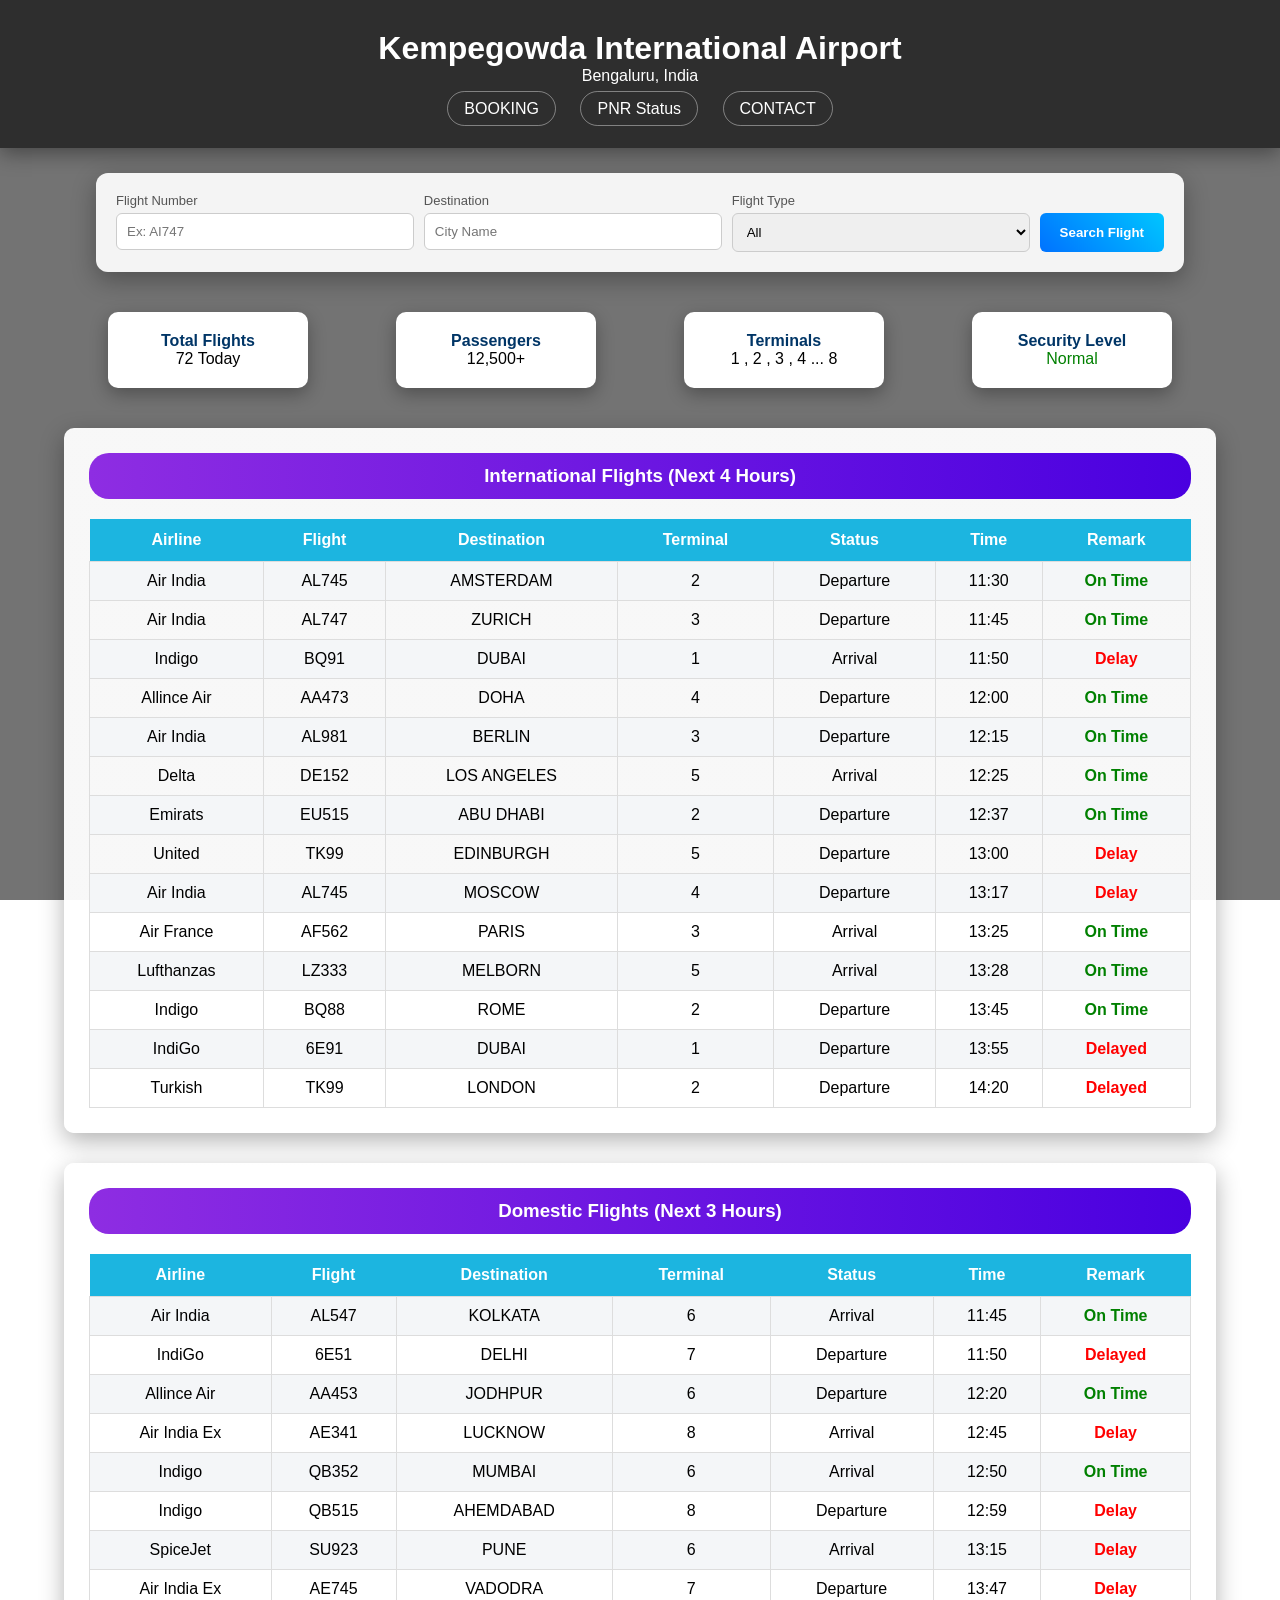
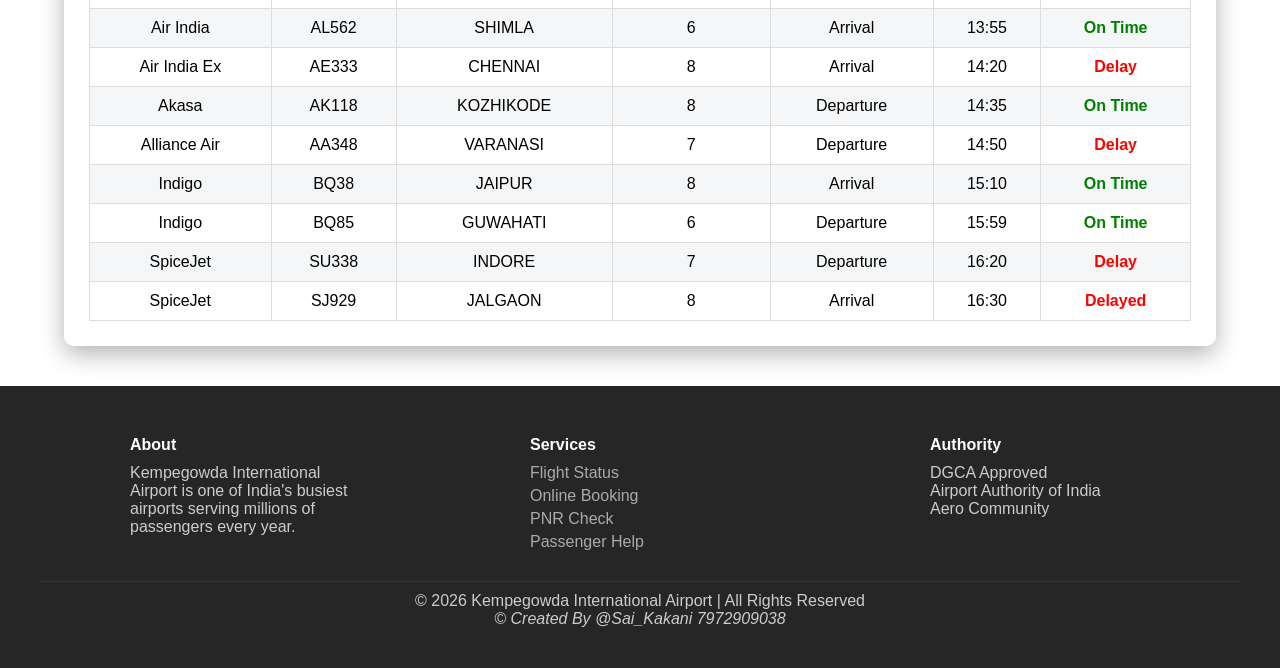
<file: index.html>
<!DOCTYPE html>
<html lang="en">

<head>
    <meta charset="UTF-8">
    <meta name="viewport" content="width=device-width, initial-scale=1.0">
    <title>Kempegowda International Airport</title>
    <link rel="stylesheet" href="index.css">

    <style></style>
</head>

<body>

    <header>

        <h2>Kempegowda International Airport</h2>
        <p>Bengaluru, India</p>

        <nav>
            <a href="book.html">BOOKING</a>
            <a href="pnr.html">PNR Status</a>
            <a href="cont.html">CONTACT</a>
        </nav>

    </header>

    <div class="search-container">

        <div class="search-box">
            <label>Flight Number</label>
            <input type="text" placeholder="Ex: AI747">
        </div>

        <div class="search-box">
            <label>Destination</label>
            <input type="text" placeholder="City Name">
        </div>

        <div class="search-box">
            <label>Flight Type</label>
            <select>
                <option>All</option>
                <option>Arrival</option>
                <option>Departure</option>
            </select>
        </div>

        <div class="search-btn">
            <button>Search Flight</button>
        </div>

    </div>

    <div class="container">

        <div class="info">

            <div>
                <h4>Total Flights</h4>
                <p>72 Today</p>
            </div>

            <div>
                <h4>Passengers</h4>
                <p>12,500+</p>
            </div>

            <div>
                <h4>Terminals</h4>
                <p>1 , 2 , 3 , 4 ... 8</p>
            </div>

            <div>
                <h4>Security Level</h4>
                <p style="color: green;">Normal</p>
            </div>

        </div>

        <div class="card">

            <h3>International Flights (Next 4 Hours)</h3>

            <table>

                <tr>
                    <th>Airline</th>
                    <th>Flight</th>
                    <th>Destination</th>
                    <th>Terminal</th>
                    <th>Status</th>
                    <th>Time</th>
                    <th>Remark</th>
                </tr>

                <tr>
                    <td>Air India</td>
                    <td>AL745</td>
                    <td>AMSTERDAM</td>
                    <td>2</td>
                    <td>Departure</td>
                    <td>11:30</td>
                    <td class="ontime">On Time</td>
                </tr>
                <tr>
                    <td>Air India</td>
                    <td>AL747</td>
                    <td>ZURICH</td>
                    <td>3</td>
                    <td>Departure</td>
                    <td>11:45</td>
                    <td class="ontime"> On Time</td>
                </tr>
                <tr>
                    <td>Indigo</td>
                    <td>BQ91</td>
                    <td>DUBAI</td>
                    <td>1</td>
                    <td>Arrival</td>
                    <td>11:50</td>
                    <td class="delay">Delay</td>
                </tr>
                <tr>
                    <td>Allince Air</td>
                    <td>AA473</td>
                    <td>DOHA</td>
                    <td>4</td>
                    <td>Departure</td>
                    <td>12:00</td>
                    <td class="ontime">On Time</th>
                </tr>
                <tr>
                    <td>Air India</td>
                    <td>AL981</td>
                    <td>BERLIN</td>
                    <td>3</td>
                    <td>Departure</td>
                    <td>12:15</td>
                    <td class="ontime">On Time</th>
                </tr>
                <tr>
                    <td>Delta</td>
                    <td>DE152</td>
                    <td>LOS ANGELES</td>
                    <td>5</td>
                    <td>Arrival</td>
                    <td>12:25</td>
                    <td class="ontime">On Time</td>
                </tr>
                <tr>
                    <td>Emirats</td>
                    <td>EU515</td>
                    <td>ABU DHABI</td>
                    <td>2</td>
                    <td>Departure</td>
                    <td>12:37</td>
                    <td class="ontime">On Time</td>
                </tr>
                <tr>
                    <td>United</td>
                    <td>TK99</td>
                    <td>EDINBURGH</td>
                    <td>5</th>
                    <td>Departure</td>
                    <td>13:00</td>
                    <td class="delay">Delay</td>
                </tr>
                <tr>
                    <td>Air India</td>
                    <td>AL745</td>
                    <td>MOSCOW</td>
                    <td>4</td>
                    <td>Departure</td>
                    <td>13:17</td>
                    <td class="delay">Delay</td>
                </tr>
                <tr>
                    <td>Air France</td>
                    <td>AF562</td>
                    <td>PARIS</td>
                    <td>3</td>
                    <td>Arrival</td>
                    <td>13:25</td>
                    <td class="ontime">On Time</td>
                </tr>
                <tr>
                    <td>Lufthanzas</td>
                    <td>LZ333</td>
                    <td>MELBORN</td>
                    <td>5</td>
                    <td>Arrival</td>
                    <td>13:28</td>
                    <td class="ontime">On Time</td>
                </tr>
                <tr>
                    <td>Indigo</td>
                    <td>BQ88</td>
                    <td>ROME</td>
                    <td>2</td>
                    <td>Departure</td>
                    <td>13:45</td>
                    <td class="ontime">On Time</td>
                </tr>

                <tr>
                    <td>IndiGo</td>
                    <td>6E91</td>
                    <td>DUBAI</td>
                    <td>1</td>
                    <td>Departure</td>
                    <td>13:55</td>
                    <td class="delay">Delayed</td>
                </tr>

                <tr>
                    <td>Turkish </td>
                    <td>TK99</td>
                    <td>LONDON</td>
                    <td>2</td>
                    <td>Departure</td>
                    <td>14:20</td>
                    <td class="delay">Delayed</td>
                </tr>

            </table>

        </div>

        <div class="card">

            <h3>Domestic Flights (Next 3 Hours)</h3>

            <table>

                <tr>
                    <th>Airline</th>
                    <th>Flight</th>
                    <th>Destination</th>
                    <th>Terminal</th>
                    <th>Status</th>
                    <th>Time</th>
                    <th>Remark</th>
                </tr>

                <tr>
                    <td>Air India</td>
                    <td>AL547</td>
                    <td>KOLKATA</td>
                    <td>6</td>
                    <td>Arrival</td>
                    <td>11:45</td>
                    <td class="ontime">On Time</td>
                </tr>

                <tr>
                    <td>IndiGo</td>
                    <td>6E51</td>
                    <td>DELHI</td>
                    <td>7</td>
                    <td>Departure</td>
                    <td>11:50</td>
                    <td class="delay">Delayed</td>
                </tr>

                <tr>
                    <td>Allince Air</td>
                    <td>AA453</td>
                    <td>JODHPUR</td>
                    <td>6</td>
                    <td>Departure</td>
                    <td>12:20</th>
                    <td class="ontime">On Time</td>
                </tr>
                <tr>
                    <td>Air India Ex</td>
                    <td>AE341</td>
                    <td>LUCKNOW</td>
                    <td>8</td>
                    <td>Arrival</td>
                    <td>12:45</td>
                    <td class="delay">Delay</th>
                </tr>
                <tr>
                    <td>Indigo</td>
                    <td>QB352</td>
                    <td>MUMBAI</td>
                    <td>6</td>
                    <td>Arrival</td>
                    <td>12:50</td>
                    <td class="ontime">On Time</td>
                </tr>
                <tr>
                    <td>Indigo</td>
                    <td>QB515</td>
                    <td>AHEMDABAD</td>
                    <td>8</td>
                    <td>Departure</td>
                    <td>12:59</td>
                    <td class="delay">Delay</td>
                </tr>
                <tr>
                    <td>SpiceJet</td>
                    <td>SU923</td>
                    <td>PUNE</td>
                    <td>6</th>
                    <td>Arrival</td>
                    <td>13:15</td>
                    <td class="delay">Delay</td>
                </tr>
                <tr>
                    <td>Air India Ex</td>
                    <td>AE745</td>
                    <td>VADODRA</td>
                    <td>7</td>
                    <td>Departure</td>
                    <td>13:47</td>
                    <td class="delay">Delay</td>
                </tr>
                <tr>
                    <td>Air India</td>
                    <td>AL562</td>
                    <td>SHIMLA</td>
                    <td>6</td>
                    <td>Arrival</td>
                    <td>13:55</td>
                    <td class="ontime">On Time</td>
                </tr>
                <tr>
                    <td>Air India Ex</td>
                    <td>AE333</td>
                    <td>CHENNAI</td>
                    <td>8</td>
                    <td>Arrival</td>
                    <td>14:20</td>
                    <td class="delay">Delay</td>
                </tr>
                <tr>
                    <td>Akasa</td>
                    <td>AK118</td>
                    <td>KOZHIKODE</td>
                    <td>8</td>
                    <td>Departure</td>
                    <td>14:35</td>
                    <td class="ontime">On Time</td>
                </tr>
                <tr>
                    <td>Alliance Air</td>
                    <td>AA348</td>
                    <td>VARANASI</td>
                    <td>7</td>
                    <td>Departure</td>
                    <td>14:50</td>
                    <td class="delay">Delay</td>
                </tr>
                <tr>
                    <td>Indigo</td>
                    <td>BQ38</td>
                    <td>JAIPUR</td>
                    <td>8</td>
                    <td>Arrival</td>
                    <td>15:10</td>
                    <td class="ontime">On Time</td>
                </tr>
                <tr>
                    <td>Indigo</td>
                    <td>BQ85</td>
                    <td>GUWAHATI</td>
                    <td>6</td>
                    <td>Departure</td>
                    <td>15:59</td>
                    <td class="ontime">On Time</td>
                </tr>
                <tr>
                    <td>SpiceJet</td>
                    <td>SU338</td>
                    <td>INDORE</td>
                    <td>7</td>
                    <td>Departure</td>
                    <td>16:20</td>
                    <td class="delay">Delay</td>
                </tr>

                <tr>
                    <td>SpiceJet</td>
                    <td>SJ929</td>
                    <td>JALGAON</td>
                    <td>8</td>
                    <td>Arrival</td>
                    <td>16:30</td>
                    <td class="delay">Delayed</td>
                </tr>

            </table>

        </div>

    </div>

    <footer>

        <div class="footer-grid">

            <div>
                <h4>About</h4>
                <p>Kempegowda International Airport is one of India's busiest airports serving millions of passengers
                    every year.</p>
            </div>

            <div>
                <h4>Services</h4>
                <a href="index.html">Flight Status</a>
                <a href="book.html">Online Booking</a>
                <a href="pnr.html">PNR Check</a>
                <a href="cont.html">Passenger Help</a>
            </div>

            <div>
                <h4>Authority</h4>
                <p>DGCA Approved</p>
                <p>Airport Authority of India</p>
                <p>Aero Community</p>
            </div>

        </div>

        <div class="bottom">
            <p>© 2026 Kempegowda International Airport | All Rights Reserved</p>
            <p><i>© Created By @Sai_Kakani 7972909038 </i></p>
        </div>

    </footer>

</body>

</html>
</file>
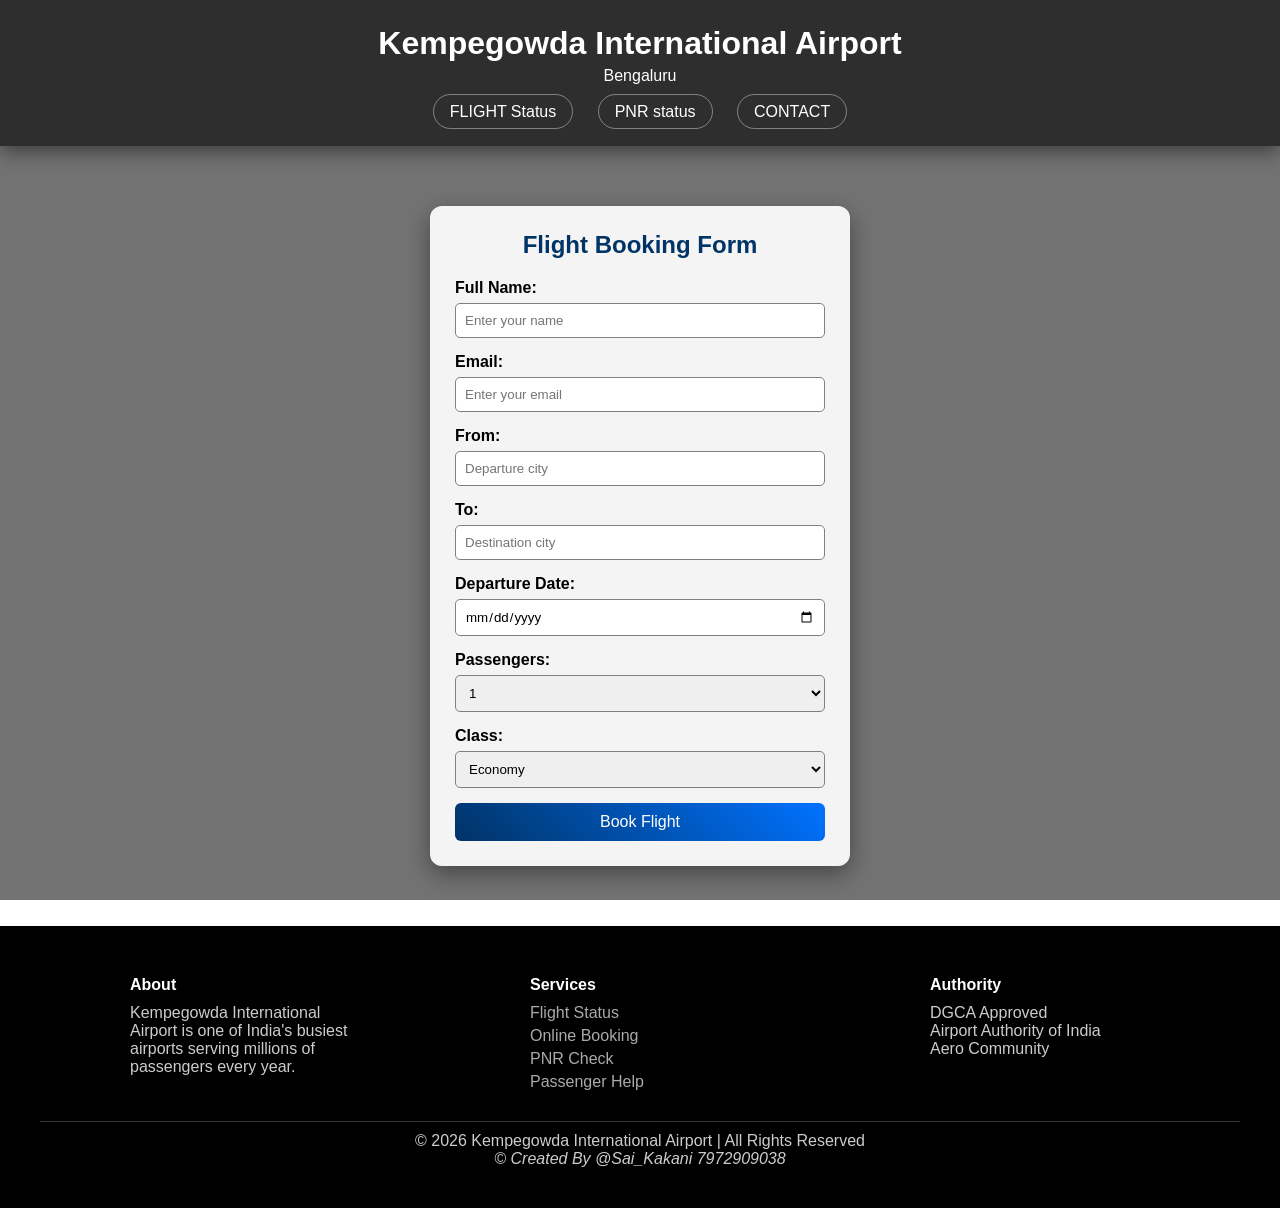
<file: book.html>
<!DOCTYPE html>
<html lang="en">

<head>
    <meta charset="UTF-8">
    <meta name="viewport" content="width=device-width, initial-scale=1.0">
    <title>Flight Booking</title>
    <link rel="stylesheet" href="book.css">
    <link href="https://fonts.googleapis.com/css2?family=Poppins:wght@300;400;600&display=swap" rel="stylesheet">
    <style></style>
</head>

<body>

    <header>

        <h2>Kempegowda International Airport</h2>
        <p id="p1">Bengaluru</p>

        <nav>
            <a href="index.html">FLIGHT Status</a>
            <a href="pnr.html">PNR status</a>
            <a href="cont.html">CONTACT</a>
        </nav>

    </header>

    <section>

        <div class="form-box">

            <h2>Flight Booking Form</h2>

            <form>

                <label><b>Full Name:</b></label>
                <input type="text" placeholder="Enter your name">

                <label><b>Email:</b></label>
                <input type="email" placeholder="Enter your email">

                <label><b>From:</b></label>
                <input type="text" placeholder="Departure city">

                <label><b>To:</b></label>
                <input type="text" placeholder="Destination city">

                <label><b>Departure Date:</b></label>
                <input type="date">

                <label><b>Passengers:</b></label>
                <select>
                    <option>1</option>
                    <option>2</option>
                    <option>3</option>
                    <option>4</option>
                    <option>5+</option>
                </select>

                <label><b>Class:</b></label>
                <select>
                    <option>Economy</option>
                    <option>Business</option>
                    <option>First Class</option>
                </select>

                <button type="submit">Book Flight</button>

            </form>

        </div>

    </section>

    <footer>

        <div class="footer-grid">

            <div>
                <h4>About</h4>
                <p>Kempegowda International Airport is one of India's busiest airports serving millions of passengers
                    every year.</p>
            </div>

            <div>
                <h4>Services</h4>
                <a href="index.html">Flight Status</a>
                <a href="book.html">Online Booking</a>
                <a href="pnr.html">PNR Check</a>
                <a href="cont.html">Passenger Help</a>
            </div>

            <div>
                <h4>Authority</h4>
                <p>DGCA Approved</p>
                <p>Airport Authority of India</p>
                <p>Aero Community</p>
            </div>

        </div>

        <div class="bottom">
            <p>© 2026 Kempegowda International Airport | All Rights Reserved</p>
            <p><i>© Created By @Sai_Kakani 7972909038 </i></p>
        </div>

    </footer>

</body>

</html>
</file>
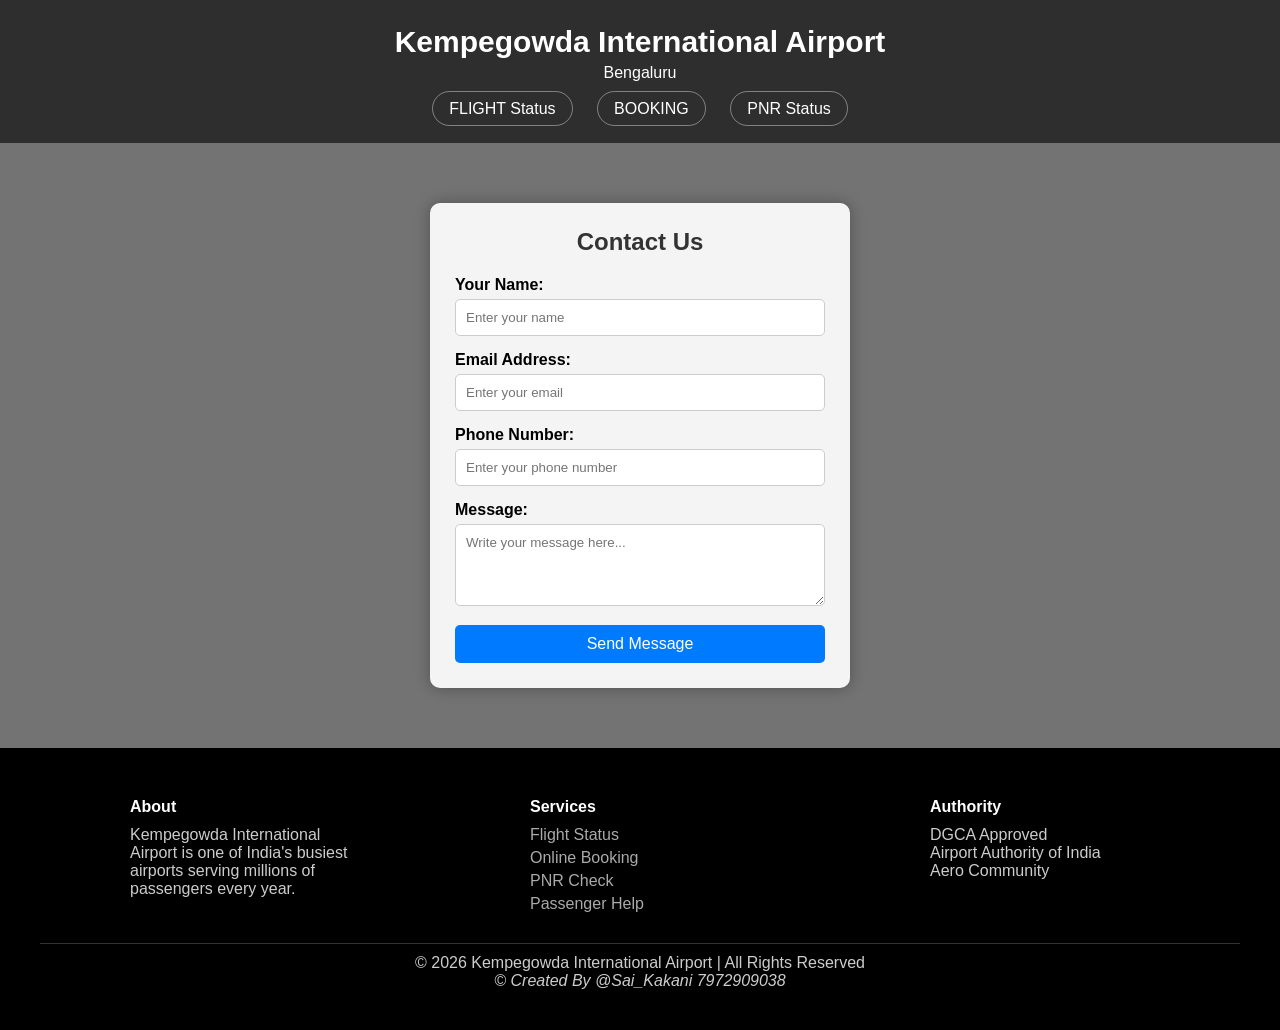
<file: cont.html>
<!DOCTYPE html>
<html lang="en">

<head>
  <meta charset="UTF-8">
  <meta name="viewport" content="width=device-width, initial-scale=1.0">
  <title>Contact</title>
  <link rel="stylesheet" href="cont.css">
  <link href="https://fonts.googleapis.com/css2?family=Poppins:wght@300;400;600&display=swap" rel="stylesheet">

  <style></style>
</head>

<body>

  <header>

    <h2>Kempegowda International Airport</h2>
    <p id="p1">Bengaluru</p>

    <nav>
      <a href="index.html">FLIGHT Status</a>
      <a href="book.html">BOOKING</a>
      <a href="pnr.html">PNR Status</a>
    </nav>

  </header>

  <section>

    <div class="form-box">

      <h2>Contact Us</h2>

      <form>

        <label><b>Your Name:</b></label>
        <input type="text" placeholder="Enter your name">

        <label><b>Email Address:</b></label>
        <input type="email" placeholder="Enter your email">

        <label><b>Phone Number:</b></label>
        <input type="tel" placeholder="Enter your phone number">

        <label><b>Message:</b></label>
        <textarea rows="4" placeholder="Write your message here..."></textarea>

        <button type="submit">Send Message</button>

      </form>

    </div>

  </section>

  <footer>

    <div class="footer-grid">

      <div>
        <h4>About</h4>
        <p>Kempegowda International Airport is one of India's busiest airports serving millions of passengers every
          year.</p>
      </div>

      <div>
        <h4>Services</h4>
        <a href="index.html">Flight Status</a>
        <a href="book.html">Online Booking</a>
        <a href="pnr.html">PNR Check</a>
        <a href="cont.html">Passenger Help</a>
      </div>

      <div>
        <h4>Authority</h4>
        <p>DGCA Approved</p>
        <p>Airport Authority of India</p>
        <p>Aero Community</p>
      </div>

    </div>

    <div class="bottom">
      <p>© 2026 Kempegowda International Airport | All Rights Reserved</p>
      <p><i>© Created By @Sai_Kakani 7972909038 </i></p>
    </div>

  </footer>

</body>

</html>
</file>
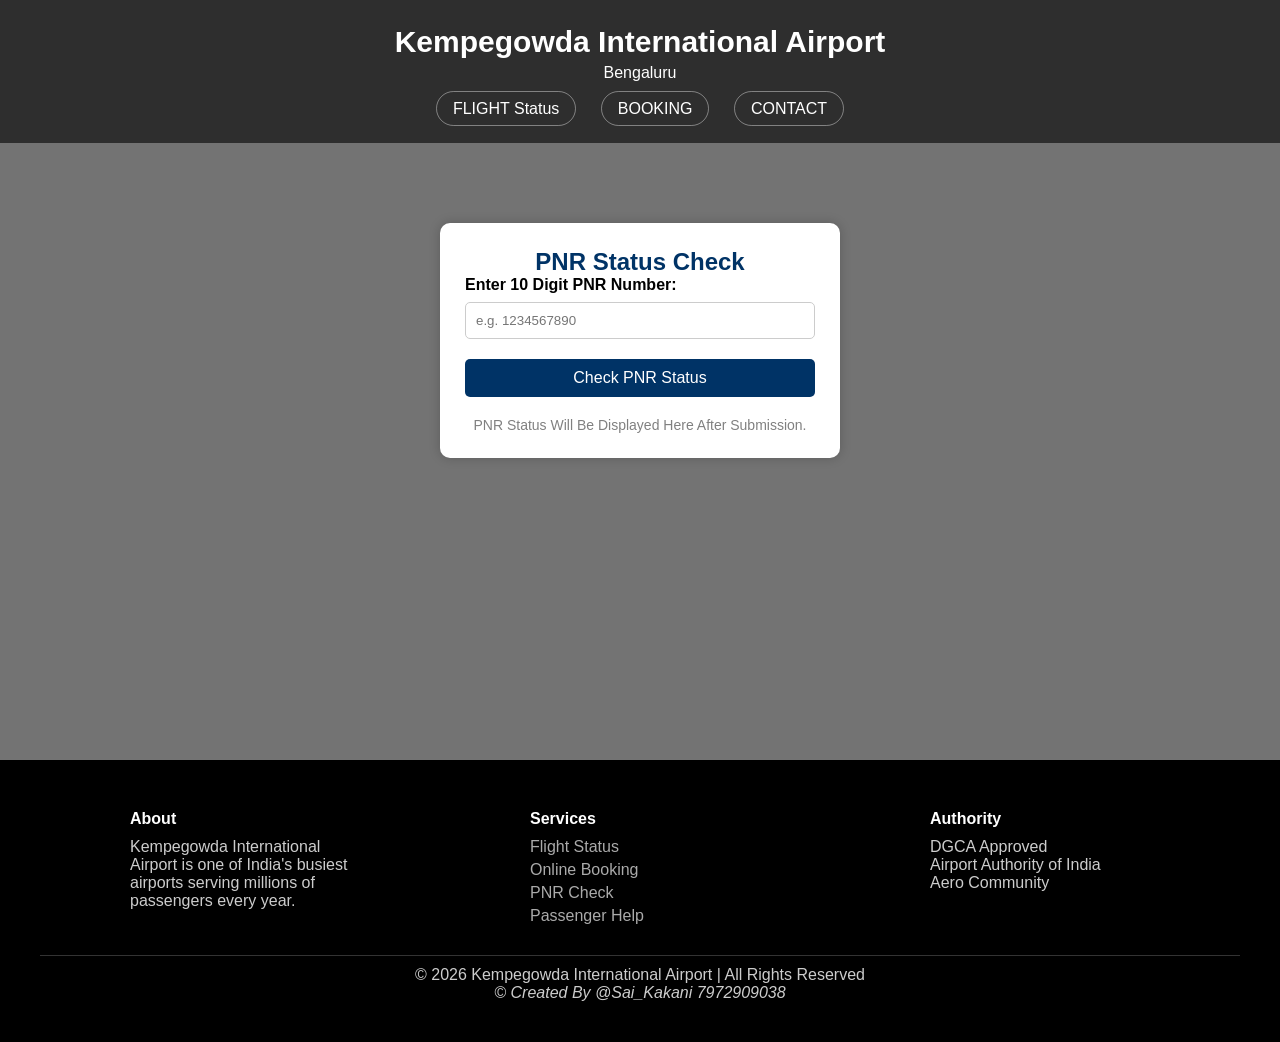
<file: pnr.html>
<!DOCTYPE html>
<html lang="en">

<head>
    <meta charset="UTF-8">
    <meta name="viewport" content="width=device-width, initial-scale=1.0">
    <title>PNR</title>
    <link href="https://fonts.googleapis.com/css2?family=Poppins:wght@300;400;600&display=swap" rel="stylesheet">
    <link rel="stylesheet" href="pnr.css">

    <style></style>
</head>

<body>

    <header>

        <h2>Kempegowda International Airport</h2>
        <p id="p1">Bengaluru</p>

        <nav>
            <a href="index.html">FLIGHT Status</a>
            <a href="book.html">BOOKING</a>
            <a href="cont.html">CONTACT</a>
        </nav>

    </header>
    <section>
        <div
            style="width: 400px; margin: 80px auto; background-color: white; padding: 25px; border-radius: 10px; box-shadow: 0px 0px 12px rgba(0,0,0,0.2);">

            <h2 style="text-align: center; color: #003366;">PNR Status Check</h2>
            <form>
                <label style="font-weight: bold;">Enter 10 Digit PNR Number:</label><br>

                <input type="text" maxlength="10" placeholder="e.g. 1234567890" required
                    style="width: 100%; padding: 10px; margin: 8px 0 20px 0; border-radius: 5px; border: 1px solid #ccc;">

                <button type="submit"
                    style="width: 100%; padding: 10px; background-color: #003366; color: white; border: none; border-radius: 5px; font-size: 16px; cursor: pointer;">Check
                    PNR Status </button>
            </form>

            <p style="text-align: center; margin-top: 20px; font-size: 14px; color: gray;"> PNR Status Will Be Displayed
                Here After Submission.</p>

        </div>
        <br><br><br><br><br><br><br>

        <br>
        <br>
    </section>





    <footer>

        <div class="footer-grid">

            <div>
                <h4>About</h4>
                <p>Kempegowda International Airport is one of India's busiest airports serving millions of passengers
                    every year.</p>
            </div>

            <div>
                <h4>Services</h4>
                <a href="index.html">Flight Status</a>
                <a href="book.html">Online Booking</a>
                <a href="pnr.html">PNR Check</a>
                <a href="cont.html">Passenger Help</a>
            </div>

            <div>
                <h4>Authority</h4>
                <p>DGCA Approved</p>
                <p>Airport Authority of India</p>
                <p>Aero Community</p>
            </div>

        </div>

        <div class="bottom">
            <p>© 2026 Kempegowda International Airport | All Rights Reserved</p>
            <p><i>© Created By @Sai_Kakani 7972909038 </i></p>
        </div>

    </footer>

</body>

</html>
</file>
<file: index.css>
*{
margin:0;
padding:0;
box-sizing:border-box;
font-family:Segoe UI, Arial, sans-serif;
}

body{
background:
linear-gradient(rgba(0,0,0,0.55),rgba(0,0,0,0.55)),
url("https://images.unsplash.com/photo-1542296332-2e4473faf563");

background-size:cover;
background-position:center;
background-attachment:fixed;

animation:bgmove 25s infinite alternate;
}

@keyframes bgmove{
0%{background-position:center;}
100%{background-position:top;}
}

/* HEADER */
header{
background:
linear-gradient(rgba(0,0,0,0.6),rgba(0,0,0,0.6)),
url("https://images.unsplash.com/photo-1504198266285-165a3b1f3c1d");

background-size:cover;
background-position:center;

padding:30px;
color:white;
text-align:center;
box-shadow:0 5px 20px rgba(0,0,0,0.4);

animation:fadein 2s;
}

@keyframes fadein{
from{
opacity:0;
transform:translateY(-20px);
}
to{
opacity:1;
transform:translateY(0);
}
}

header h2{
font-size:32px;
}

nav{
margin-top:15px;
}

nav a{
text-decoration:none;
color:white;
margin:0 10px;
padding:8px 16px;
border-radius:20px;
border:1px solid rgba(255,255,255,0.4);
transition:.3s;
}

nav a:hover{
background:white;
color:#000851;
transform:scale(1.05);
}

.search-container{
width:85%;
margin:auto;
margin-top:25px;


background:rgba(255,255,255,0.92);
backdrop-filter:blur(8px);

padding:20px;
border-radius:12px;
box-shadow:0 8px 25px rgba(0,0,0,0.3);

display:flex;
justify-content:space-between;
flex-wrap:wrap;
gap:10px;

animation:slideup 1.5s;
}

@keyframes slideup{
from{
opacity:0;
transform:translateY(40px);
}
to{
opacity:1;
transform:translateY(0);
}
}

.search-box{
display:flex;
flex-direction:column;
flex:1;
min-width:150px;
}

.search-box label{
font-size:13px;
margin-bottom:5px;
color:#555;
}

.search-box input,
.search-box select{
padding:10px;
border:1px solid #ccc;
border-radius:6px;
}

.search-btn{
align-self:end;
}

.search-btn button{
padding:12px 20px;
border:none;
background:linear-gradient(45deg,#0072ff,#00c6ff);
color:white;
font-weight:bold;
border-radius:6px;
cursor:pointer;
transition:.3s;
}

.search-btn button:hover{
transform:scale(1.05);
}


.container{
width:90%;
margin:auto;
margin-top:30px;
}

.info{
display:flex;
justify-content:space-around;
flex-wrap:wrap;
margin-bottom:30px;
}
.info div{
background:white;
padding:20px;
border-radius:10px;
width:200px;
text-align:center;
margin:10px;

box-shadow:0 6px 18px rgba(0,0,0,0.3);
transition:.4s;
}

.info div:hover{
transform:translateY(-10px) scale(1.05);
box-shadow:0 12px 30px rgba(0,0,0,0.4);
}

.info h4{
color:#003566;
}

.card{
background:
linear-gradient(rgba(255,255,255,0.95),rgba(255,255,255,0.95)),
url("https://images.unsplash.com/photo-1436491865332-7a61a109cc05");

background-size:cover;

padding:25px;
border-radius:10px;
margin-bottom:30px;

box-shadow:0 8px 25px rgba(0,0,0,0.3);

animation:fadecard 1.5s;
}

@keyframes fadecard{
from{
opacity:0;
transform:scale(0.95);
}
to{
opacity:1;
transform:scale(1);
}
}

.card h3{
background:linear-gradient(90deg,#8E2DE2,#4A00E0);
color:white;
padding:12px;
text-align:center;
border-radius:20px;
margin-bottom:20px;
}

/* TABLE */

table{
width:100%;
border-collapse:collapse;
}

th{
background:#1CB5E0;
color:white;
padding:12px;
}

td{
padding:10px;
border:1px solid #ddd;
text-align:center;
}

tr:nth-child(even){
background:#f4f6f8;
}

tr:hover{
background:#dff1ff;
transform:scale(1.01);
transition:.2s;
}

.ontime{
color:green;
font-weight:bold;
}

.delay{
color:red;
font-weight:bold;
}

/* FOOTER */

footer{
background:
linear-gradient(rgba(0,0,0,0.85),rgba(0,0,0,0.85)),
url("https://images.unsplash.com/photo-1496560736447-6f64d0d86b0c");

background-size:cover;
background-position:center;

color:#ccc;
padding:40px;
margin-top:40px;
}

.footer-grid{
display:flex;
justify-content:space-around;
flex-wrap:wrap;
}

.footer-grid div{
width:220px;
margin:10px;
}

.footer-grid h4{
color:white;
margin-bottom:10px;
}

.footer-grid a{

display:block;
text-decoration:none;
color:#aaa;
margin-top:5px;
}

.footer-grid a:hover{
color:white;
}

.bottom{
text-align:center;
margin-top:20px;
border-top:1px solid #333;
padding-top:10px;


}
</file>
<file: book.css>
*{
margin:0;
padding:0;
box-sizing:border-box;
font-family:Segoe UI, Arial, sans-serif;
}
body{
background:
linear-gradient(rgba(0,0,0,0.55),rgba(0,0,0,0.55)),
url('https://images.unsplash.com/photo-1464037866556-6812c9d1c72e');

background-size:cover;
background-position:center;
background-attachment:fixed;

animation:bgmove 20s infinite alternate;
}

@keyframes bgmove{
0%{background-position:center;}
100%{background-position:top;}
}
/* HEADER */
header{
background:
linear-gradient(rgba(0,0,0,0.6),rgba(0,0,0,0.6)),
url("https://images.unsplash.com/photo-1504198266285-165a3b1f3c1d");

background-size:cover;
background-position:center;

padding:25px;
text-align:center;
color:white;
box-shadow:0 5px 20px rgba(0,0,0,0.5);
animation:fadein 1.5s;
}

@keyframes fadein{
    
from{opacity:0; transform:translateY(-20px);}
to{opacity:1; transform:translateY(0);}
}
header h2{
font-size:32px;
}
#p1{
text-align:center;
margin-top:5px;
}
/* NAVIGATION */
nav{
text-align:center;
margin-top:18px;
}
nav a{
text-decoration:none;
color:white;
margin:0 10px;
border-radius:20px;
border:1px solid rgba(255,255,255,0.4);
transition:.3s;
padding:8px 16px;
}

nav a:hover{
background:white;
color:black;
transform:scale(1.05);
}
.form-box{
width:420px;
margin:60px auto;

background:rgba(255,255,255,0.92);
backdrop-filter:blur(8px);

padding:25px;
border-radius:12px;
box-shadow:0 8px 25px rgba(0,0,0,0.4);

animation:slideup 1.2s;
}

@keyframes slideup{
from{
opacity:0;
transform:translateY(40px);
}
to{
opacity:1;
transform:translateY(0);
}
}

.form-box h2{
text-align:center;
color:#003366;
margin-bottom:20px;
}
input, select{
width:100%;
padding:9px;
margin:6px 0 15px 0;
border-radius:5px;
border:1px solid gray;
transition:.2s;
}

input:focus, select:focus{
border-color:#0072ff;
outline:none;
box-shadow:0 0 5px rgba(0,114,255,0.4);
}
button{
width:100%;
padding:10px;
background:linear-gradient(45deg,#003366,#0072ff);
color:white;
border:none;
border-radius:6px;
font-size:16px;
cursor:pointer;
transition:.3s;
}

button:hover{
transform:scale(1.03);
}
/* FOOTER */
footer{
background:#000;
color:#ccc;
padding:40px;
margin-top:60px;
}

.footer-grid{
display:flex;
justify-content:space-around;
flex-wrap:wrap;
}

.footer-grid div{
width:220px;
margin:10px;
}

.footer-grid h4{
color:white;
margin-bottom:10px;
}
.footer-grid a{
display:block;
color:#aaa;
      margin-top:5px;
text-decoration:none;
}
.footer-grid a:hover{
color:white;
}
.bottom{
    margin-top:20px;
    border-top:1px solid #333;
text-align:center;
padding-top:10px;
}
</file>
<file: cont.css>
*{
margin:0;
padding:0;
box-sizing:border-box;
font-family:Segoe UI, Arial, sans-serif;
}
body{
background:
linear-gradient(rgba(0,0,0,0.55),rgba(0,0,0,0.55)),
url('https://images.unsplash.com/photo-1474302770737-173ee21bab63');

background-size:cover;
background-position:center;
background-attachment:fixed;
animation:bgmove 20s infinite alternate;
}

@keyframes bgmove{
0%{background-position:center;}
100%{background-position:top;}
}
/* HEADER */

header{
background:
linear-gradient(rgba(0,0,0,0.6),rgba(0,0,0,0.6)),
url("https://images.unsplash.com/photo-1504198266285-165a3b1f3c1d");

background-size:cover;
background-position:center;

padding:25px;
text-align:center;
color:white;
animation:fadein 2s;
}

@keyframes fadein{
from{
opacity:0;
transform:translateY(-20px);
}
to{
opacity:1;
transform:translateY(0);
}
}

header h2{
font-size:30px;
}
#p1{
text-align:center;
margin-top:5px;
}
/* NAV */
nav{
text-align:center;
margin-top:18px;
}

nav a{
text-decoration:none;
color:white;
margin:0 10px;
padding:8px 16px;
border-radius:20px;
border:1px solid rgba(255,255,255,0.4);
transition:.3s;
}

nav a:hover{
background:white;
color:black;
}


.form-box{
width:420px;
margin:60px auto;

background:rgba(255,255,255,0.92);
backdrop-filter:blur(8px);

padding:25px;
border-radius:10px;
box-shadow:0 0 15px rgba(0,0,0,0.3);
animation:slideup 1.2s;
}
@keyframes slideup{
from{
opacity:0;
transform:translateY(40px);
}
to{
opacity:1;
transform:translateY(0);
}
}

.form-box h2{
text-align:center;
color:#333;
margin-bottom:20px;
}


input, textarea{
width:100%;
padding:10px;
margin:5px 0 15px 0;
border-radius:5px;
border:1px solid #ccc;
}
button{
width:100%;
padding:10px;
background:#007BFF;
color:white;
border:none;
border-radius:5px;
font-size:16px;
cursor:pointer;
transition:.3s;
}
button:hover{
background:#0056b3;
}
/* FOOTER */
footer{
background:#000;
color:#ccc;
padding:40px;
margin-top:60px;
}
.footer-grid{
display:flex;
justify-content:space-around;
flex-wrap:wrap;
}
.footer-grid div{
width:220px;
margin:10px;
}
.footer-grid h4{
color:white;
margin-bottom:10px;
}
.footer-grid a{
display:block;
text-decoration:none;
color:#aaa;
margin-top:5px;
}
.footer-grid a:hover{
color:white;
}
.bottom{
text-align:center;
margin-top:20px;
border-top:1px solid #333;
padding-top:10px;
}
</file>
<file: pnr.css>
*{
margin:0;
padding:0;
box-sizing:border-box;
font-family:Segoe UI, Arial, sans-serif;
}
body{
background:
linear-gradient(rgba(0,0,0,0.55),rgba(0,0,0,0.55)),
url('https://images.unsplash.com/photo-1540339832862-474599807836?auto=format&fit=crop&w=1920&q=80');

background-size:cover;
background-position:center;
background-attachment:fixed;
animation:bgmove 90s infinite alternate;
}
@keyframes bgmove{
0%{background-position:center;}
100%{background-position:top;}
}

/* HEADER */

header{
background:
linear-gradient(rgba(0,0,0,0.6),rgba(0,0,0,0.6)),
url("https://images.unsplash.com/photo-1504198266285-165a3b1f3c1d");

background-size:cover;
background-position:center;

padding:25px;
text-align:center;
color:white;
animation:fadein 2s;
}

@keyframes fadein{
from{
opacity:0;
transform:translateY(-20px);
}
to{
opacity:1;
transform:translateY(0);
}
}

header h2{
font-size:30px;
}

#p1{
text-align:center;
margin-top:5px;
}



nav{
text-align:center;
margin-top:18px;
}

nav a{
text-decoration:none;
color:white;
margin:0 10px;
padding:8px 16px;
border-radius:20px;
border:1px solid rgba(255,255,255,0.4);
transition:.3s;
}

nav a:hover{
background:white;
color:black;
}


section{

animation:slideup 1.2s;
}

@keyframes slideup{
from{
opacity:0;
transform:translateY(40px);
}
to{
opacity:1;
transform:translateY(0);
}
}


/* FOOTER */

footer{
background:#000;
color:#ccc;
padding:40px;
margin-top:60px;
}

.footer-grid{
display:flex;
justify-content:space-around;
flex-wrap:wrap;
}

.footer-grid div{
width:220px;
margin:10px;
}

.footer-grid h4{
color:white;
margin-bottom:10px;
}

.footer-grid a{
display:block;
text-decoration:none;
color:#aaa;
margin-top:5px;
}

.footer-grid a:hover{
color:white;
}

.bottom{
text-align:center;
margin-top:20px;
border-top:1px solid #333;
padding-top:10px;
}
</file>
